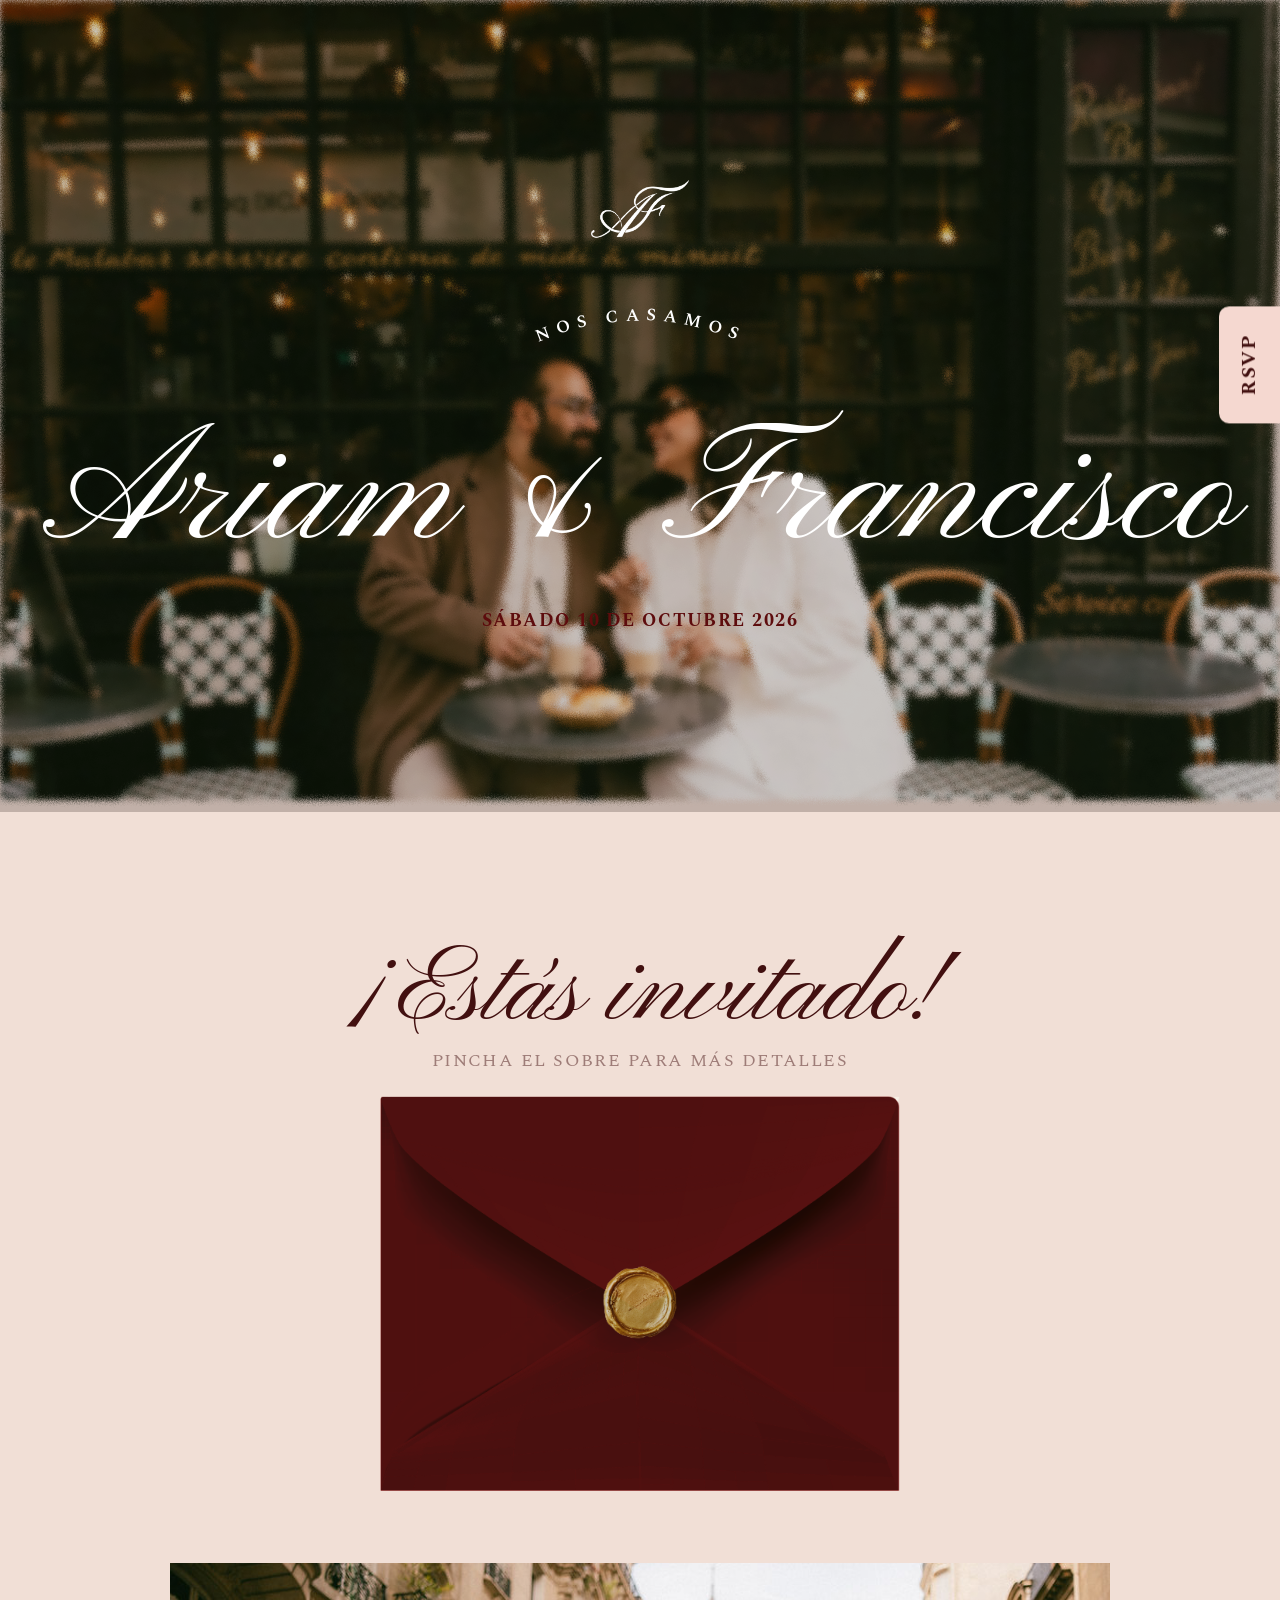
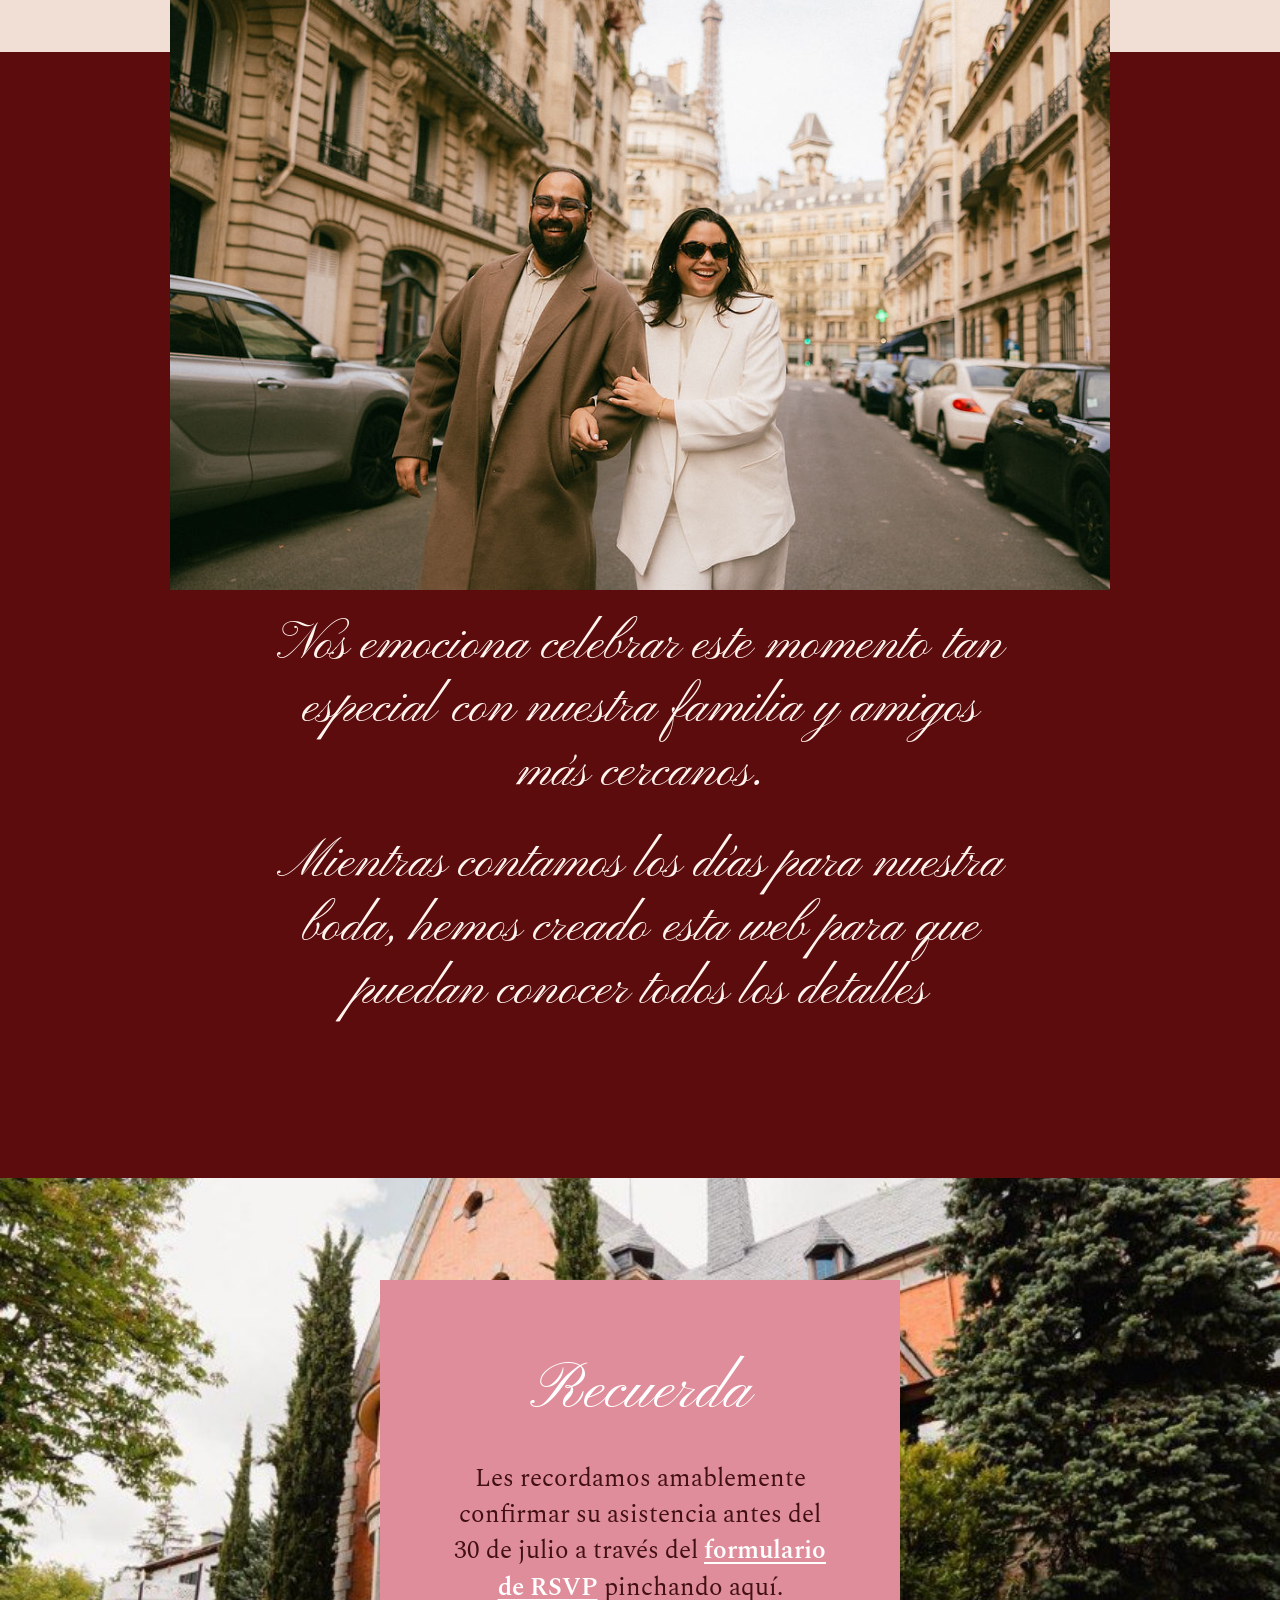
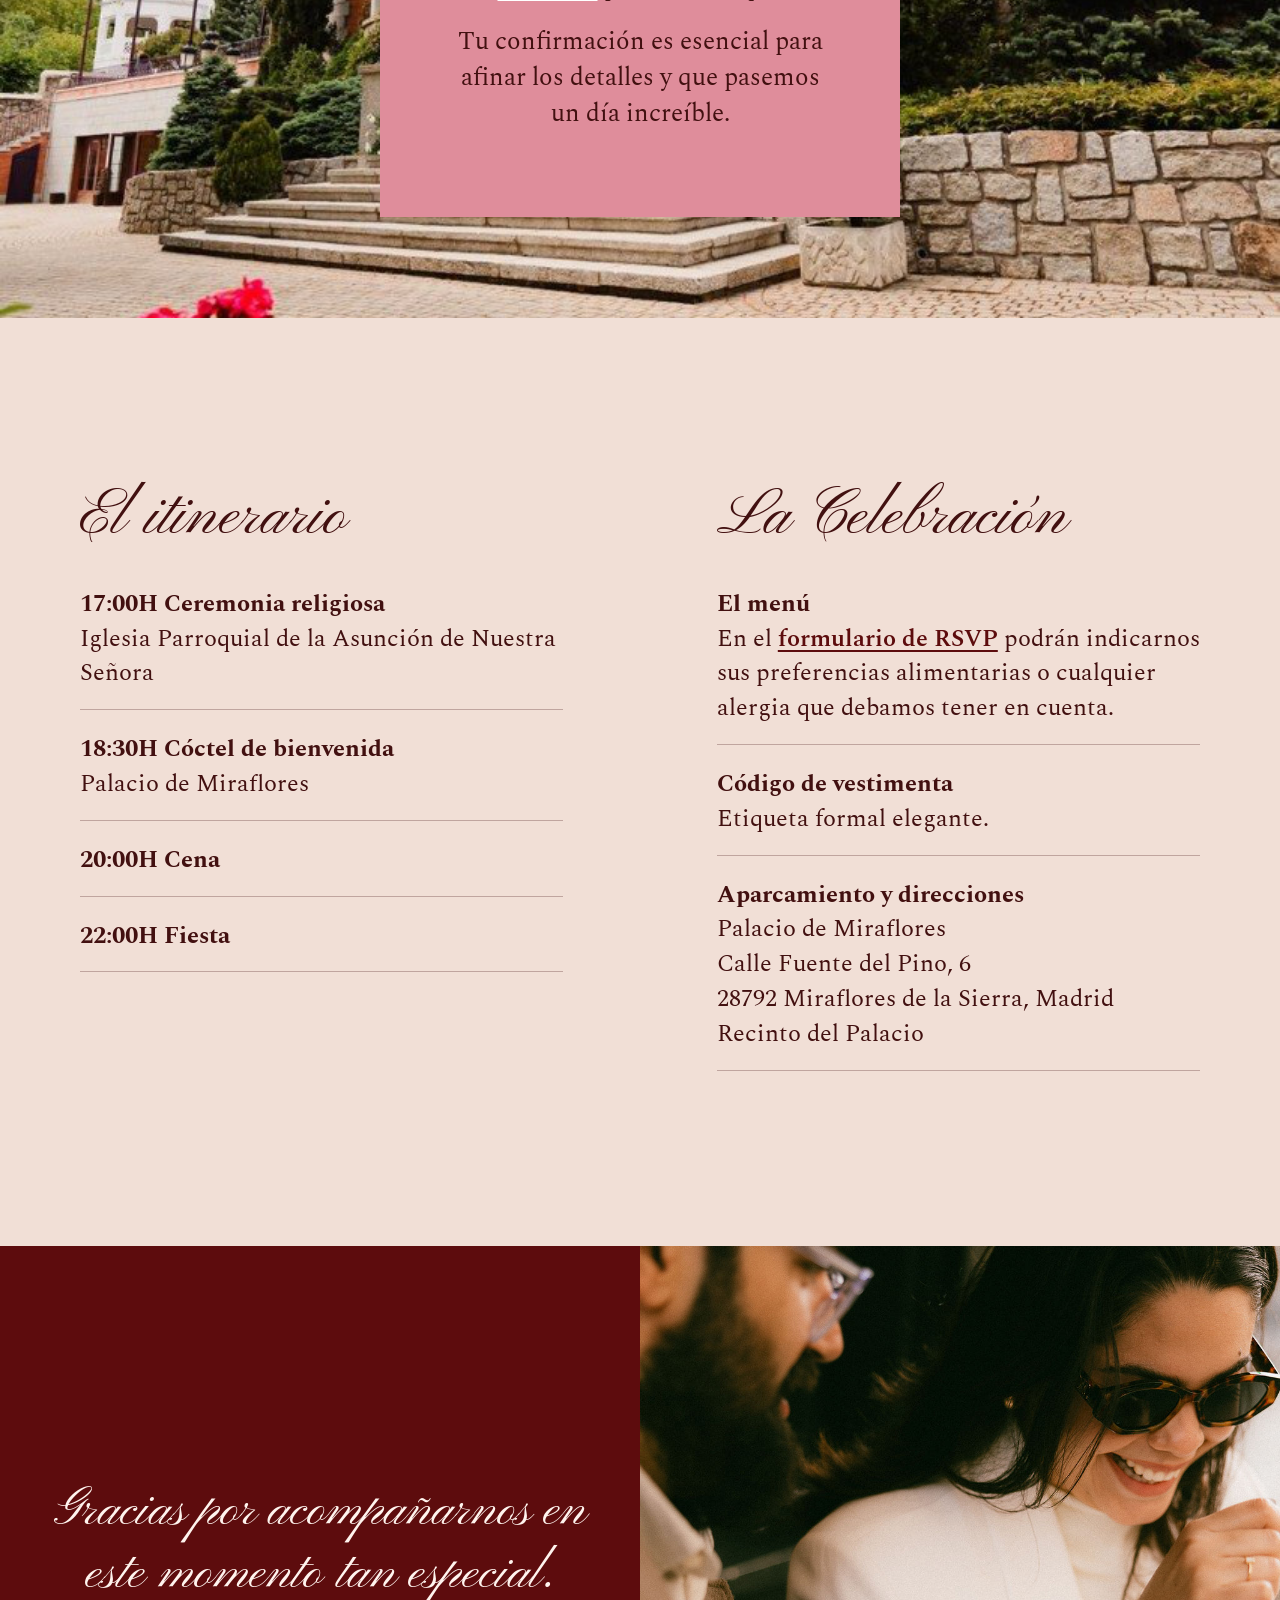
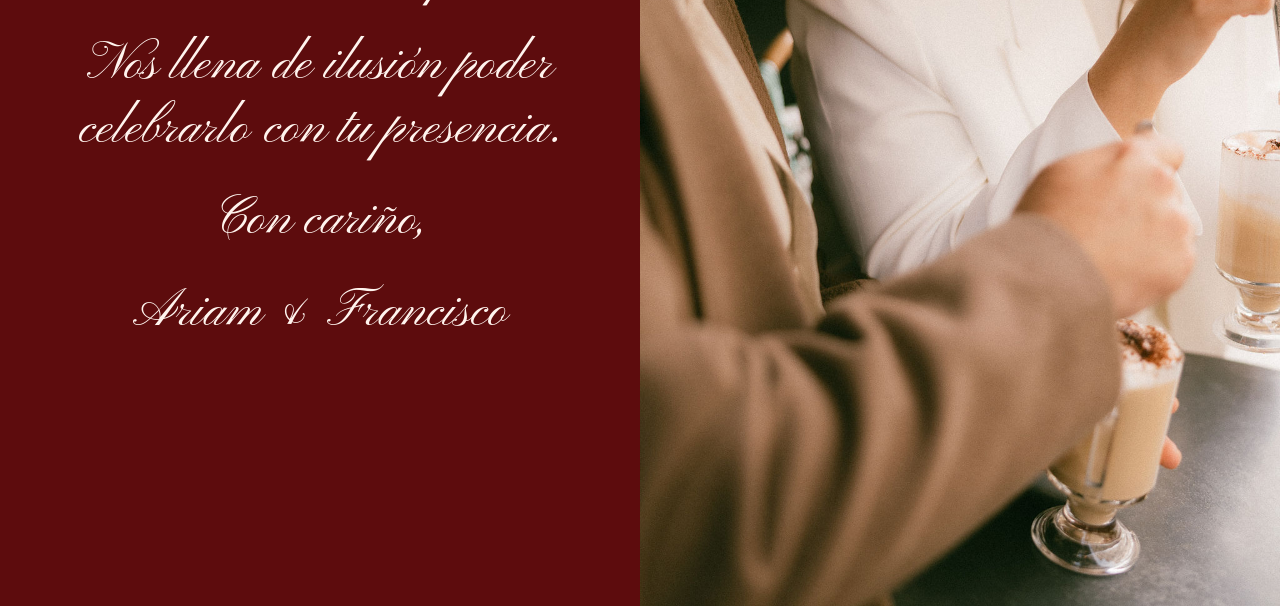
<file: index.html>
<!doctype html>
<html lang="es">
  <head>
    <meta charset="UTF-8" />
    <meta name="viewport" content="width=device-width, initial-scale=1.0" />
    <title>Ariam & Francisco</title>
    <link rel="preconnect" href="https://fonts.googleapis.com" />
    <link rel="preconnect" href="https://fonts.gstatic.com" crossorigin />
    <link
      href="https://fonts.googleapis.com/css2?family=Pinyon+Script&family=Spectral:ital,wght@0,300;0,400;0,500;0,600;1,300;1,400&display=swap"
      rel="stylesheet"
    />
    <link rel="stylesheet" href="css/styles.css" />
  </head>
  <body class="home">
    <a class="rsvp-tab" href="rsvp.html">RSVP</a>

    <main>
      <section class="hero" aria-label="Ariam y Francisco se casan">
        <img
          class="hero-bg"
          src="assets/images/HERO.png"
          alt="Ariam y Francisco sentados en una terraza de café"
        />
        <div class="hero-shade"></div>
        <div class="hero-content">
          <img
            class="hero-monogram"
            src="assets/icons/MONOGRAM.png"
            alt="Monograma AF"
          />
          <svg
            class="hero-arc"
            viewBox="0 0 520 170"
            role="img"
            aria-label="Nos casamos"
          >
            <defs>
              <path id="hero-arc-path" d="M 86 118 Q 260 22 434 118" />
            </defs>
            <text>
              <textPath href="#hero-arc-path" startOffset="50%">
                NOS CASAMOS
              </textPath>
            </text>
          </svg>
          <h1>Ariam &amp; Francisco</h1>
          <p class="hero-date">Sábado 10 de octubre 2026</p>
        </div>
      </section>

      <section class="open-invite" id="open-invite">
        <div class="section-inner">
          <p class="script-heading">¡Estás invitado!</p>
          <p class="small-note">Pincha el sobre para más detalles</p>
          <button
            class="envelope-link"
            type="button"
            aria-controls="invite-reveal"
            aria-expanded="false"
          >
            <img
              src="assets/images/ENVELOPE.png"
              alt="Sobre color vino con sello dorado"
            />
          </button>
        </div>
      </section>

      <section class="invite-reveal" id="invite-reveal" hidden>
        <div class="section-inner reveal-inner">
          <button
            class="reveal-frame"
            type="button"
            aria-label="Ver invitación formal"
          >
            <img
              class="reveal-image"
              src="assets/images/ART.png"
              alt="Ilustración de torta rosada con iniciales A y F"
            />
          </button>
        </div>
      </section>

      <section class="story-section" id="invitacion">
        <div class="section-inner story-inner">
          <img
            class="story-photo"
            src="assets/images/INTRO.jpg"
            alt="Ariam y Francisco caminando juntos por París"
          />
          <div class="story-copy">
            <p>
              Nos emociona celebrar este momento tan especial con nuestra
              familia y amigos más cercanos.
            </p>
            <p>
              Mientras contamos los días para nuestra boda, hemos creado esta
              web para que puedan conocer todos los detalles
            </p>
          </div>
        </div>
      </section>

      <section class="reminder-section" aria-label="Recordatorio">
        <img
          class="reminder-bg"
          src="assets/images/REMINDER.png"
          alt="Palacio Miraflores preparado para una celebración"
        />
        <div class="reminder-card">
          <h2>Recuerda</h2>
          <p>
            Les recordamos amablemente confirmar su asistencia antes del 30 de
            julio a través del
            <a href="rsvp.html">formulario de RSVP</a> pinchando aquí.
          </p>
          <p>
            Tu confirmación es esencial para afinar los detalles y que pasemos
            un día increíble.
          </p>
        </div>
      </section>

      <section class="details-section">
        <div class="section-inner details-grid">
          <article>
            <h2>El itinerario</h2>
            <p class="detail-item">
              <strong>17:00H Ceremonia religiosa</strong><br />
              Iglesia Parroquial de la Asunción de Nuestra Señora
            </p>
            <p class="detail-item">
              <strong>18:30H Cóctel de bienvenida</strong><br />
              Palacio de Miraflores
            </p>
            <p class="detail-item"><strong>20:00H Cena</strong></p>
            <p class="detail-item"><strong>22:00H Fiesta</strong></p>
          </article>

          <article>
            <h2>La Celebración</h2>
            <p class="detail-item">
              <strong>El menú</strong><br />
              En el <a href="rsvp.html">formulario de RSVP</a> podrán indicarnos
              sus preferencias alimentarias o cualquier alergia que debamos
              tener en cuenta.
            </p>
            <p class="detail-item">
              <strong>Código de vestimenta</strong><br />
              Etiqueta formal elegante.
            </p>
            <p class="detail-item">
              <strong>Aparcamiento y direcciones</strong><br />
              Palacio de Miraflores<br />
              Calle Fuente del Pino, 6<br />
              28792 Miraflores de la Sierra, Madrid<br />
              Recinto del Palacio
            </p>
          </article>
        </div>
      </section>

      <section class="thanks-section">
        <div class="thanks-copy">
          <p>Gracias por acompañarnos en este momento tan especial.</p>
          <p>Nos llena de ilusión poder celebrarlo con tu presencia.</p>
          <p>Con cariño,</p>
          <p>Ariam &amp; Francisco</p>
        </div>
        <img src="assets/images/THANKS.jpg" alt="Ariam y Francisco brindando" />
      </section>
    </main>

    <script src="js/main.js"></script>
  </body>
</html>
</file>
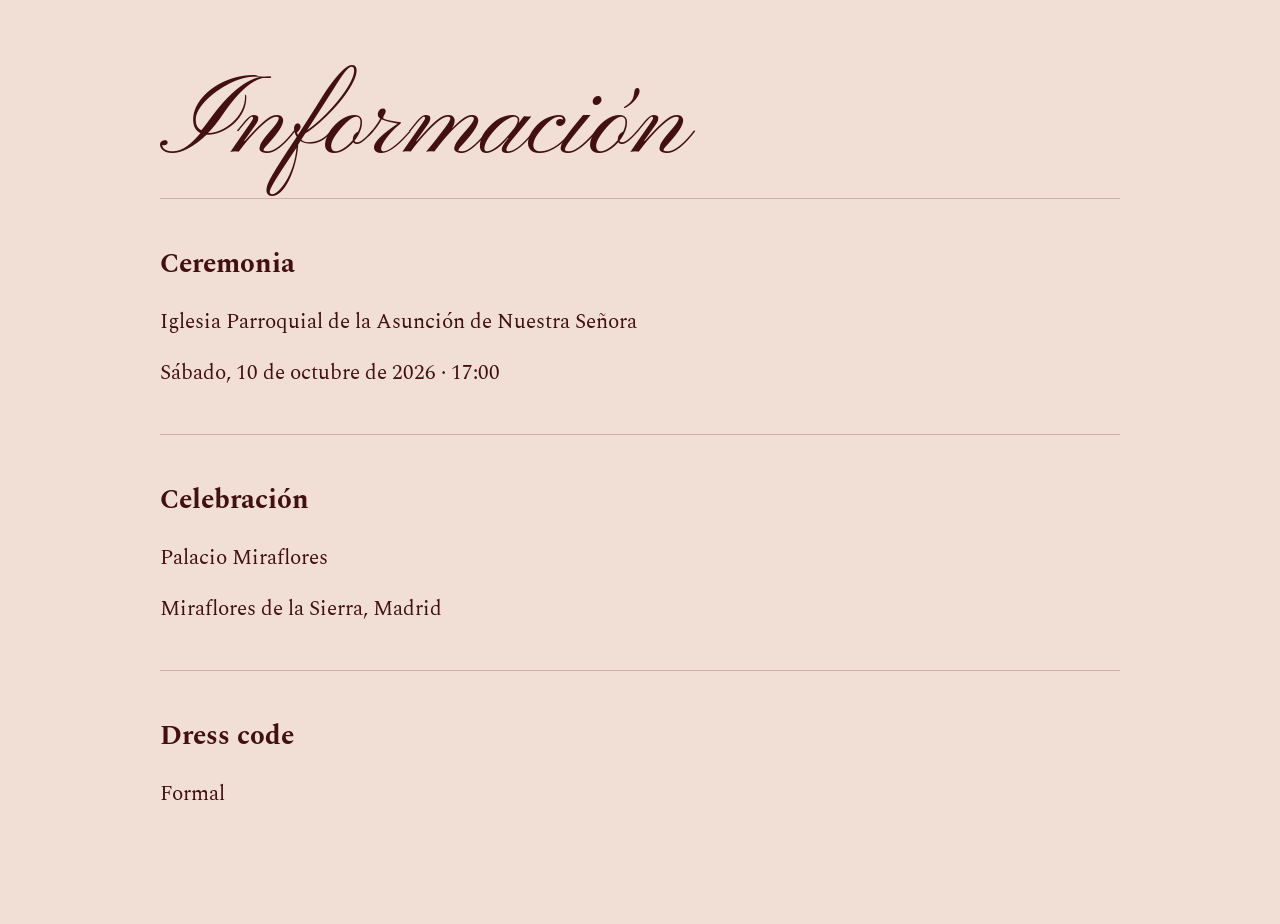
<file: info.html>
<!DOCTYPE html>
<html lang="es">
  <head>
    <meta charset="UTF-8" />
    <meta name="viewport" content="width=device-width, initial-scale=1.0" />
    <title>Información · Ariam & Francisco</title>
    <link rel="preconnect" href="https://fonts.googleapis.com" />
    <link rel="preconnect" href="https://fonts.gstatic.com" crossorigin />
    <link
      href="https://fonts.googleapis.com/css2?family=Pinyon+Script&family=Spectral:ital,wght@0,300;0,400;0,500;0,600;1,300;1,400&display=swap"
      rel="stylesheet"
    />
    <link rel="stylesheet" href="css/styles.css" />
  </head>
  <body>
    <main class="container page">
      <h1>Información</h1>

      <section class="card">
        <h2>Ceremonia</h2>
        <p>Iglesia Parroquial de la Asunción de Nuestra Señora</p>
        <p>Sábado, 10 de octubre de 2026 · 17:00</p>
      </section>

      <section class="card">
        <h2>Celebración</h2>
        <p>Palacio Miraflores</p>
        <p>Miraflores de la Sierra, Madrid</p>
      </section>

      <section class="card">
        <h2>Dress code</h2>
        <p>Formal</p>
      </section>
    </main>
  </body>
</html>
</file>
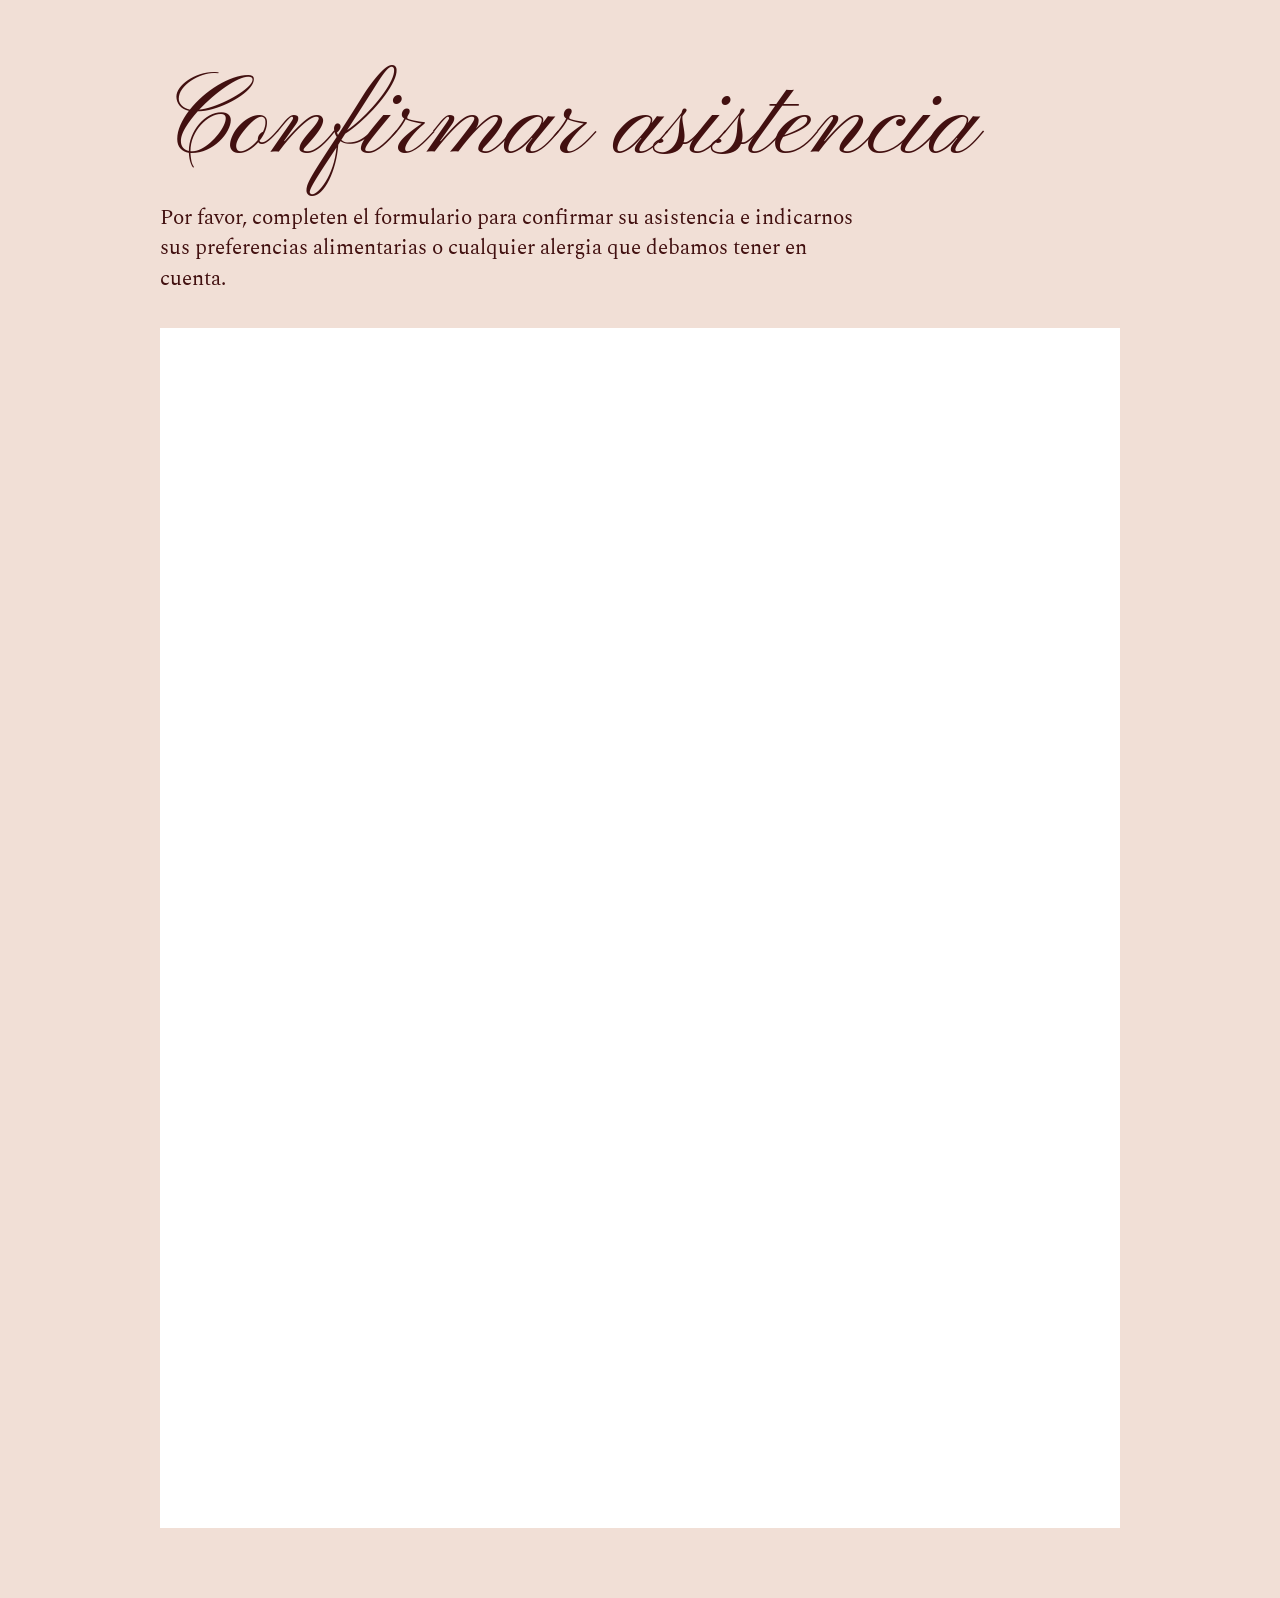
<file: rsvp.html>
<!DOCTYPE html>
<html lang="es">
  <head>
    <meta charset="UTF-8" />
    <meta name="viewport" content="width=device-width, initial-scale=1.0" />
    <title>RSVP · Ariam & Francisco</title>
    <link rel="preconnect" href="https://fonts.googleapis.com" />
    <link rel="preconnect" href="https://fonts.gstatic.com" crossorigin />
    <link
      href="https://fonts.googleapis.com/css2?family=Pinyon+Script&family=Spectral:ital,wght@0,300;0,400;0,500;0,600;1,300;1,400&display=swap"
      rel="stylesheet"
    />
    <link rel="stylesheet" href="css/styles.css" />
  </head>
  <body>
    <main class="container page">
      <h1>Confirmar asistencia</h1>
      <p>
        Por favor, completen el formulario para confirmar su asistencia e
        indicarnos sus preferencias alimentarias o cualquier alergia que debamos
        tener en cuenta.
      </p>

      <div class="form-embed">
        <iframe
          src="https://docs.google.com/forms/d/e/1FAIpQLSeuabZqCvhGdCfp7Cm5Hjg_GC1iaC8k2sEbJm2-gHq3WhLIxw/viewform?usp=header"
          width="100%"
          height="1200"
          frameborder="0"
          marginheight="0"
          marginwidth="0"
        >
          Cargando…
        </iframe>
      </div>
    </main>
  </body>
</html>
</file>
<file: css/styles.css>
:root {
  --cream: #f1dfd6;
  --wine: #5d0c0d;
  --wine-dark: #421010;
  --pink: #df8d9b;
  --ink: #421010;
  --paper: #fff8f8;
  --max-width: 1120px;
}

* {
  box-sizing: border-box;
}

html {
  scroll-behavior: smooth;
}

body {
  margin: 0;
  background: var(--cream);
  color: var(--ink);
  font-family: "Spectral", Georgia, serif;
  font-size: 18px;
  line-height: 1.45;
}

a {
  color: inherit;
  text-decoration: none;
}

img {
  display: block;
  max-width: 100%;
}

button {
  font: inherit;
}

.section-inner {
  width: min(100% - 48px, var(--max-width));
  margin: 0 auto;
}

.rsvp-tab {
  position: fixed;
  z-index: 20;
  top: 34vh;
  right: 0;
  writing-mode: vertical-rl;
  transform: rotate(180deg);
  padding: 28px 16px;
  background: #f5d8d0;
  border-radius: 0 10px 10px 0;
  color: var(--wine-dark);
  font-size: 20px;
  font-weight: 700;
  letter-spacing: 0.08em;
  text-transform: uppercase;
}

.hero {
  position: relative;
  min-height: 640px;
  height: 64vw;
  max-height: 812px;
  display: grid;
  place-items: center;
  overflow: hidden;
  text-align: center;
  color: white;
}

.hero-bg,
.hero-shade {
  position: absolute;
  inset: 0;
  width: 100%;
  height: 100%;
}

.hero-bg {
  object-fit: cover;
}

.hero-shade {
  background: rgba(25, 12, 8, 0.22);
}

.hero-content {
  position: relative;
  z-index: 1;
  display: grid;
  justify-items: center;
  gap: clamp(16px, 2.4vw, 34px);
  padding: 24px;
}

.hero-monogram {
  width: clamp(56px, 9vw, 104px);
  filter: brightness(0) invert(1);
}

.hero-arc {
  width: clamp(230px, 31vw, 420px);
  height: auto;
  margin: -2px 0 -8px;
  overflow: visible;
  fill: white;
}

.hero-arc text {
  font-family: "Spectral", Georgia, serif;
  font-size: 23px;
  font-weight: 600;
  letter-spacing: 0.38em;
  text-anchor: middle;
  text-transform: uppercase;
}

.hero h1 {
  margin: 0;
  font-family: "Pinyon Script", "Spectral", cursive;
  font-size: clamp(64px, 13vw, 166px);
  font-weight: 400;
  line-height: 0.95;
  letter-spacing: 0;
}

.hero-date,
.small-note {
  margin: 0;
  font-size: clamp(12px, 1.8vw, 18px);
  letter-spacing: 0.08em;
  text-transform: uppercase;
}

.hero-date {
  color: var(--wine);
  font-weight: 700;
}

.open-invite {
  padding: clamp(70px, 10vw, 132px) 0 clamp(88px, 12vw, 160px);
  text-align: center;
}

.open-invite[hidden] {
  display: none;
}

.script-heading {
  margin: 0;
  font-family: "Pinyon Script", "Spectral", cursive;
  font-size: clamp(54px, 9vw, 108px);
  line-height: 1;
}

.small-note {
  margin-bottom: 22px;
  color: rgba(66, 16, 16, 0.48);
}

.envelope-link {
  display: inline-block;
  width: min(520px, 76vw);
  padding: 0;
  border: 0;
  background: transparent;
  cursor: pointer;
}

.envelope-link img {
  width: 100%;
  transition: transform 220ms ease;
}

.envelope-link:hover img,
.envelope-link:focus-visible img {
  transform: translateY(-4px);
}

.invite-reveal {
  padding: clamp(80px, 10vw, 140px) 0 clamp(130px, 18vw, 230px);
}

.invite-reveal[hidden] {
  display: none;
}

.reveal-inner {
  display: grid;
  justify-items: center;
}

.reveal-frame {
  width: min(720px, 86vw);
  aspect-ratio: 1749 / 2481;
  padding: 0;
  border: 0;
  background: var(--paper);
  box-shadow: 0 18px 44px rgba(66, 16, 16, 0.12);
  cursor: pointer;
}

.reveal-image {
  width: 100%;
  height: 100%;
  object-fit: contain;
}

.story-section,
.thanks-section {
  background: var(--wine);
  color: #fff4ee;
}

.story-section {
  --story-overlap: clamp(42px, 7vw, 92px);
  position: relative;
  padding: 0 0 clamp(70px, 10vw, 132px);
}

.story-inner {
  display: grid;
  justify-items: center;
}

.story-photo {
  position: relative;
  z-index: 1;
  width: min(100%, 940px);
  margin-top: calc(var(--story-overlap) * -1);
}

.story-copy,
.thanks-copy {
  font-family: "Pinyon Script", "Spectral", cursive;
  font-size: clamp(28px, 4.6vw, 52px);
  line-height: 1.22;
  text-align: center;
}

.story-copy {
  width: min(760px, 92%);
  margin-top: 24px;
}

.story-copy p,
.thanks-copy p {
  margin: 0 0 28px;
}

.reminder-section {
  position: relative;
  min-height: 740px;
  display: grid;
  place-items: center;
  overflow: hidden;
}

.reminder-bg {
  position: absolute;
  inset: 0;
  width: 100%;
  height: 100%;
  object-fit: cover;
}

.reminder-card {
  position: relative;
  z-index: 1;
  width: min(520px, calc(100% - 48px));
  padding: clamp(34px, 6vw, 66px);
  background: var(--pink);
  color: var(--wine-dark);
  text-align: center;
}

.reminder-card h2,
.details-grid h2 {
  margin: 0 0 22px;
  font-family: "Pinyon Script", "Spectral", cursive;
  font-size: clamp(38px, 5vw, 66px);
  font-weight: 400;
}

.reminder-card h2 {
  color: white;
}

.reminder-card p {
  margin: 0 0 18px;
  font-size: clamp(18px, 2.4vw, 25px);
}

.reminder-card a {
  color: white;
  font-weight: 600;
  text-decoration: underline;
  text-underline-offset: 0.16em;
}

.details-section {
  padding: clamp(82px, 12vw, 160px) 0;
}

.details-grid {
  display: grid;
  grid-template-columns: repeat(2, minmax(0, 1fr));
  gap: clamp(48px, 12vw, 190px);
}

.details-grid p {
  margin: 0 0 22px;
  font-size: clamp(17px, 2vw, 24px);
}

.detail-item {
  padding-bottom: 18px;
  border-bottom: 1px solid rgba(66, 16, 16, 0.28);
}

.details-grid a {
  color: var(--wine);
  font-weight: 600;
  text-decoration: underline;
  text-underline-offset: 0.16em;
}

.thanks-section {
  display: grid;
  grid-template-columns: minmax(280px, 1fr) minmax(280px, 1fr);
  align-items: center;
  min-height: 720px;
}

.thanks-copy {
  width: min(560px, calc(100% - 48px));
  margin: 0 auto;
  padding: 72px 0;
}

.thanks-section > img {
  width: 100%;
  height: 100%;
  min-height: 720px;
  object-fit: cover;
}

.page {
  width: min(100% - 48px, 960px);
  margin: 0 auto;
  padding: 70px 0;
}

.page h1 {
  margin: 0 0 16px;
  font-family: "Pinyon Script", "Spectral", cursive;
  font-size: clamp(56px, 10vw, 112px);
  font-weight: 400;
  line-height: 1;
}

.page p {
  max-width: 700px;
  font-size: 21px;
}

.form-embed {
  margin-top: 34px;
  background: white;
  overflow: hidden;
}

.form-embed iframe {
  display: block;
  width: 100%;
  min-height: 1200px;
  border: 0;
}

.card {
  padding: 24px 0;
  border-top: 1px solid rgba(66, 16, 16, 0.22);
}

@media (max-width: 760px) {
  body {
    font-size: 16px;
  }

  .section-inner,
  .page {
    width: min(100% - 32px, var(--max-width));
  }

  .hero {
    min-height: 420px;
    height: 64vh;
  }

  .hero h1 {
    font-size: clamp(56px, 17vw, 92px);
  }

  .details-grid,
  .thanks-section {
    grid-template-columns: 1fr;
  }

  .story-copy,
  .thanks-copy {
    font-size: clamp(30px, 8vw, 42px);
  }

  .story-section {
    --story-overlap: 36px;
  }

  .reminder-section {
    min-height: 560px;
  }

  .thanks-section > img {
    min-height: 520px;
  }
}
</file>
